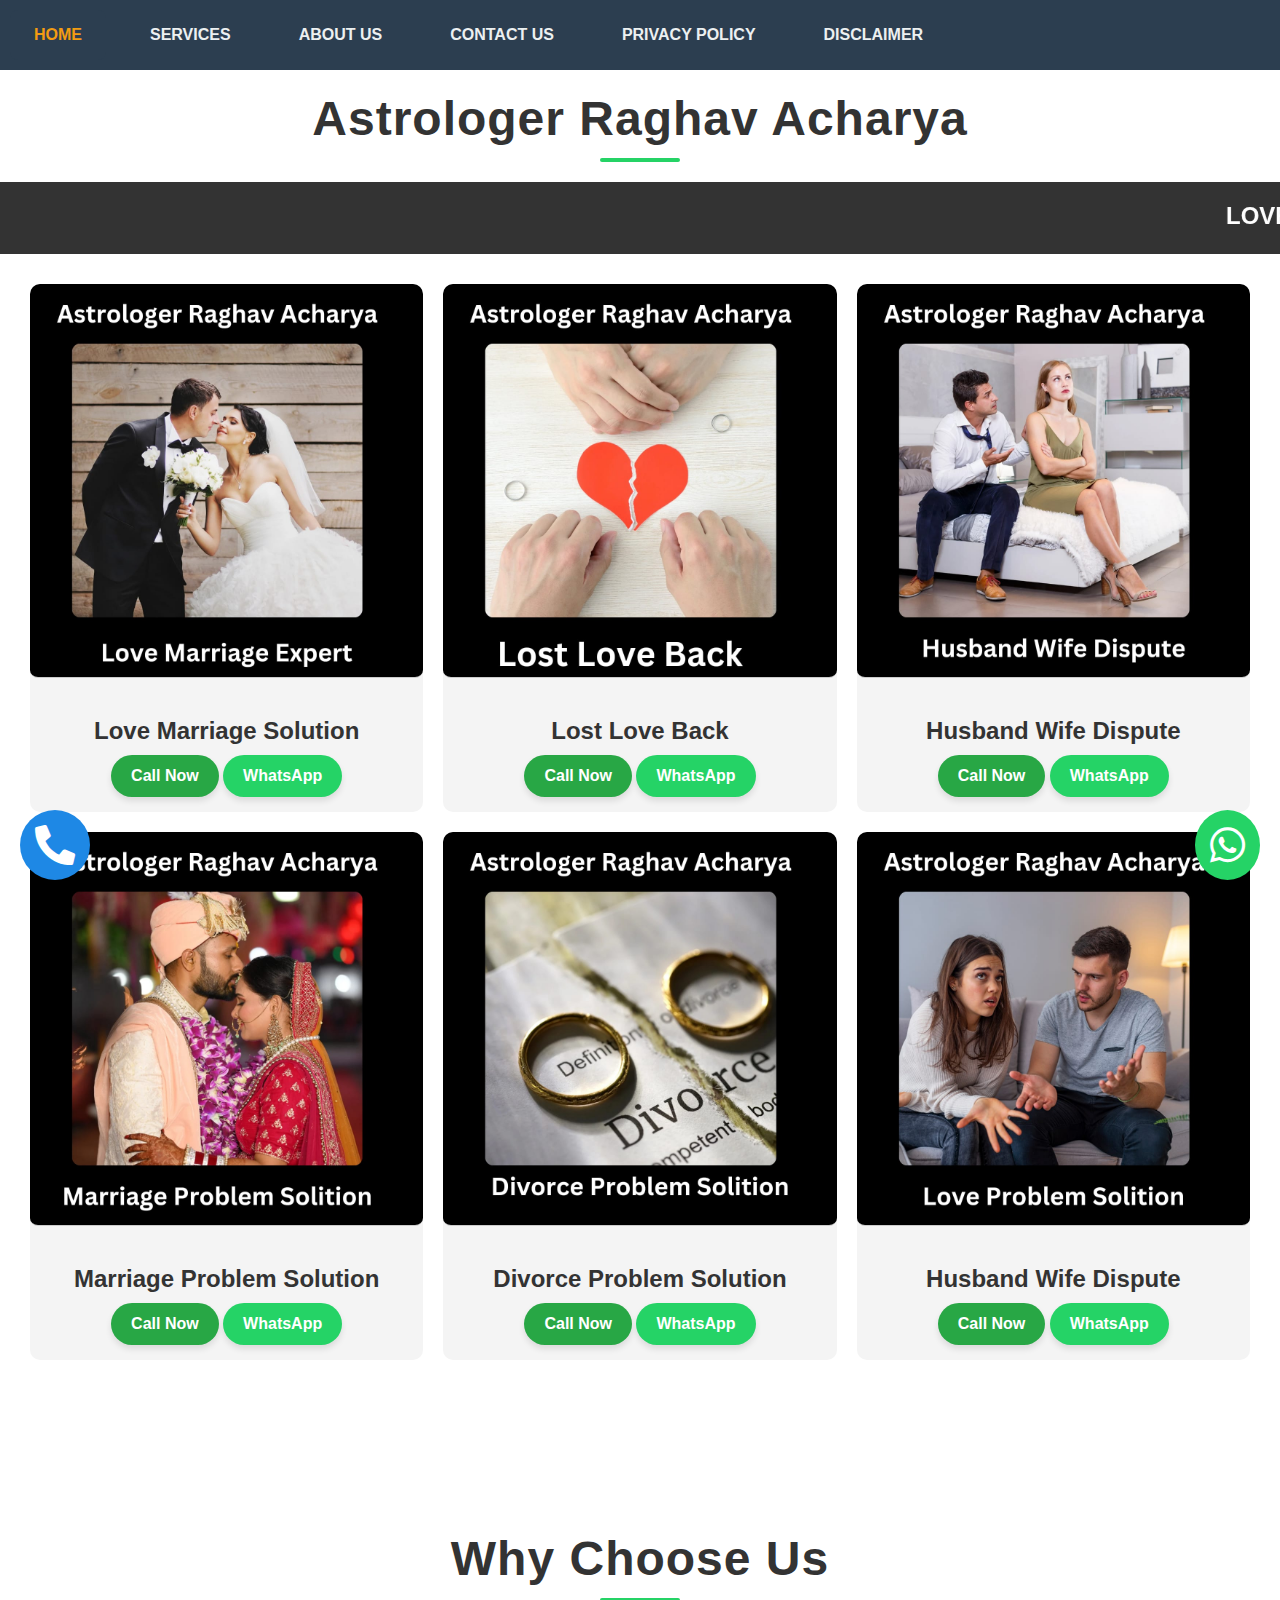
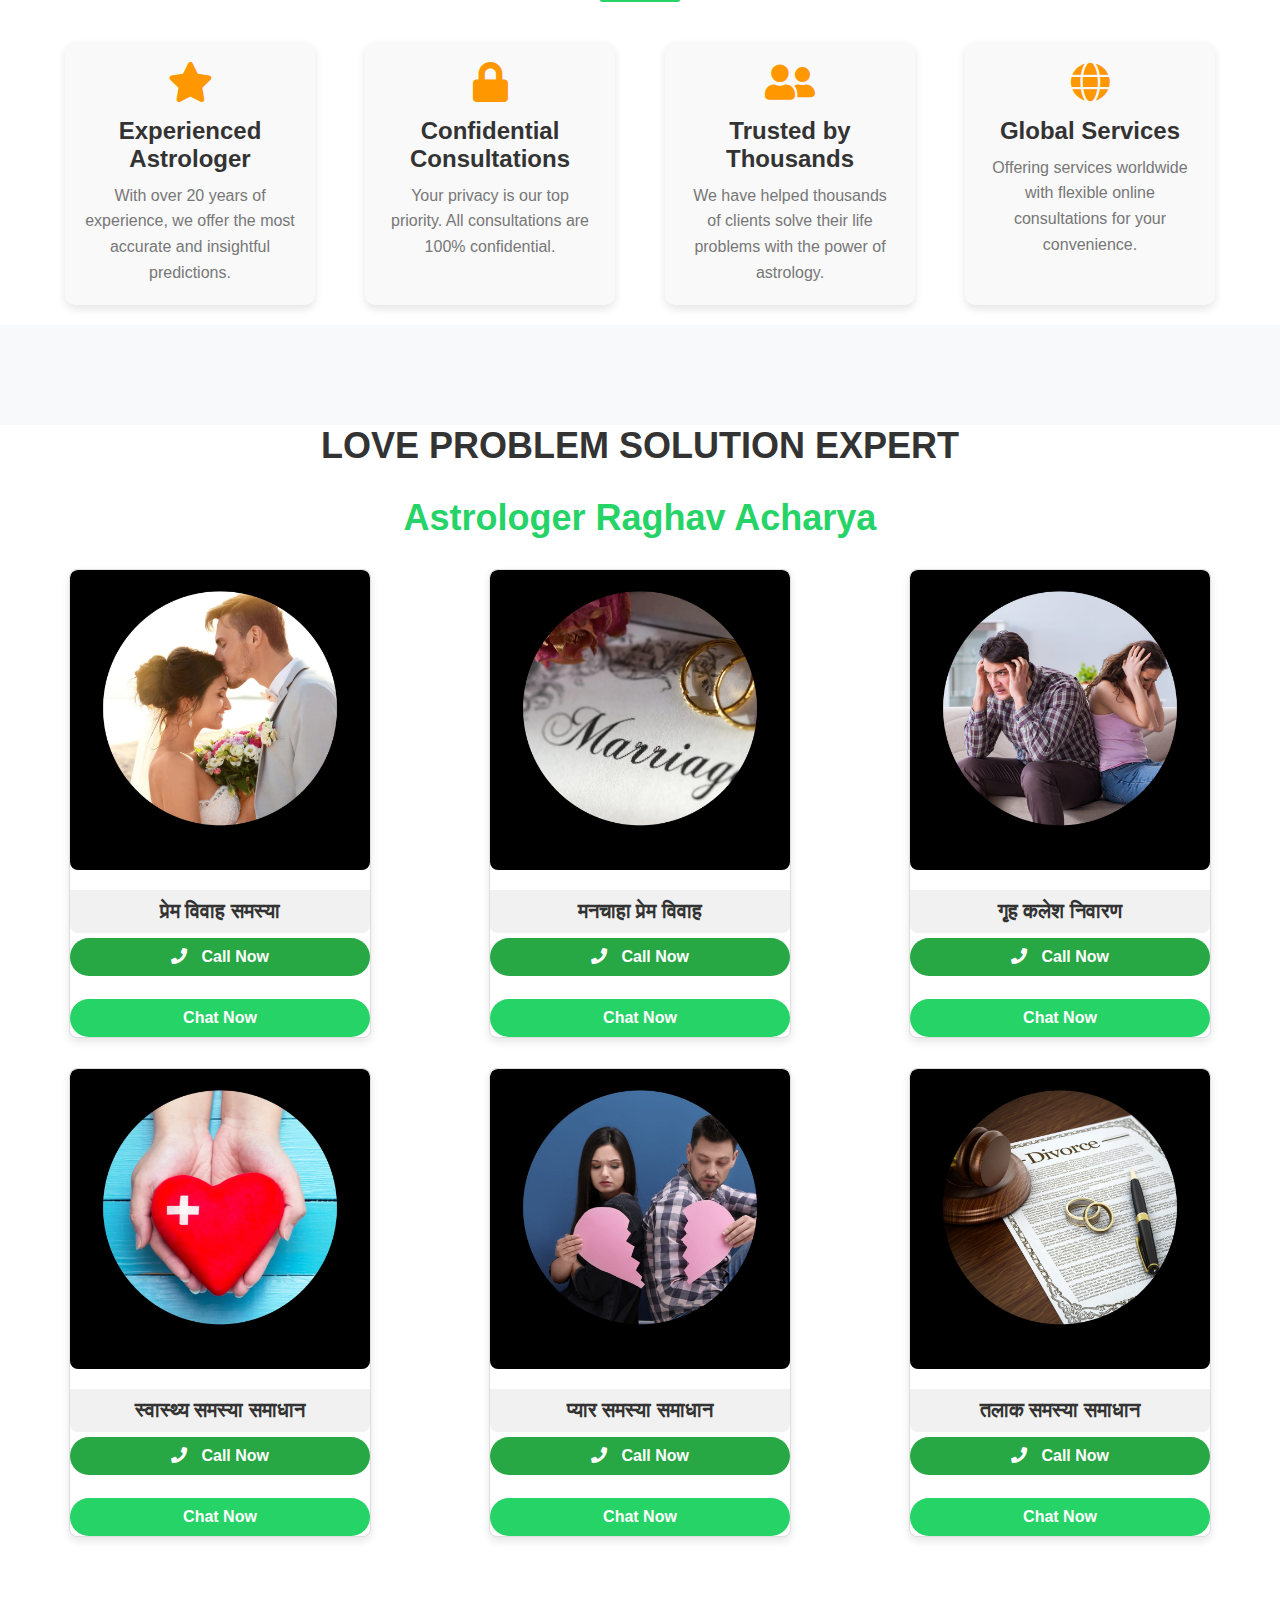
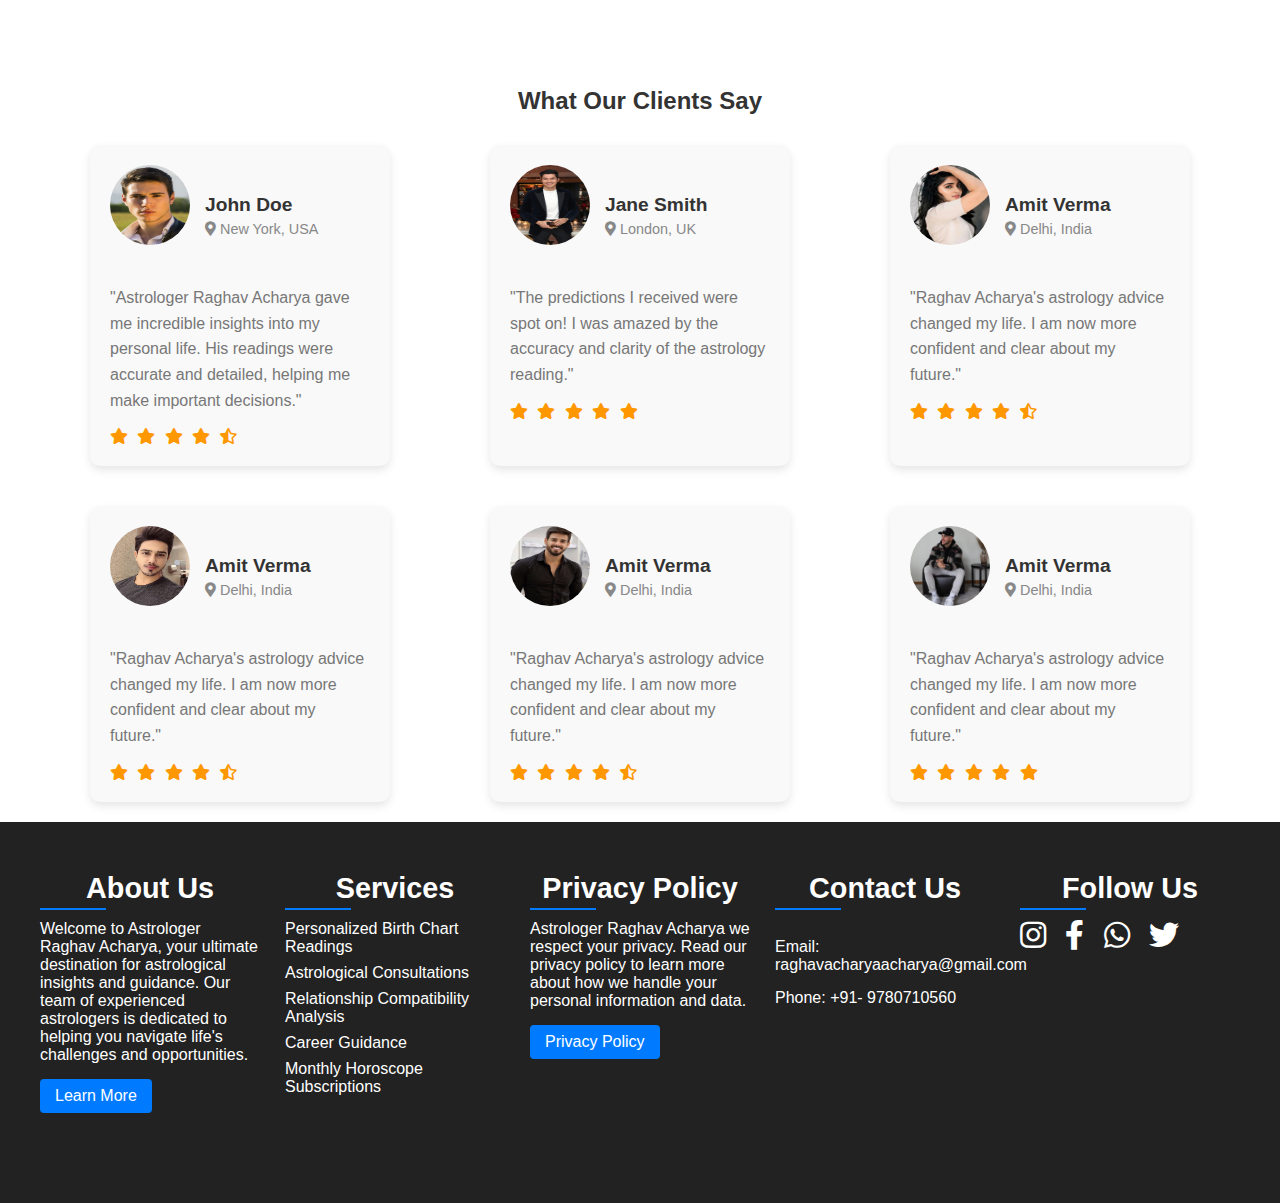
<file: Astrologer Website/index.html>
<!DOCTYPE html>
<html lang="en">
<head>
  <meta charset="UTF-8">
  <meta name="viewport" content="width=device-width, initial-scale=1.0">
  <title>Astrologer</title>
  <link rel="stylesheet" href="./index.css">
  <link rel="stylesheet" href="https://cdnjs.cloudflare.com/ajax/libs/font-awesome/5.15.4/css/all.min.css">
</head>
<body>
  <header>

    <div class="topnav" id="myTopnav">
      <a href="#" class="active">Home</a>
      <a href="./Pages/service.html">Services</a>
      <a href="./Pages/about.html">About US</a>
      <a href="./Pages/contact.html">Contact Us</a>
      <a href="./Pages/privacy.html">Privacy Policy</a>
      <a href="./Pages/disclaimer.html">Disclaimer</a>
      <a href="javascript:void(0);" class="icon" onclick="myFunction()">
        <i class="fa fa-bars"></i>
      </a>
    </div>
    
  
  </header>

 

  <h1 class="astro-heading">Astrologer Raghav Acharya</h1>

  <section class="marquee-section">
    <marquee behavior="scroll" direction="left">
        Love Problem Solution • Health Problem Solution • Family Problem Solution • Career Problem Solution • Marriage Problem Solution
    </marquee>
</section>


<div class="slider-container">
  <div class="slider-box">
      <img src="images/lm.jpeg" alt="Image 1">
      <div class="box-content">
          <h2>Love Marriage Solution</h2>
          <a href="tel:+9780710560" class="call-btn">Call Now</a>
          <a href="https://wa.link/lsn4rz" target="_blank" class="whatsapp-btn">WhatsApp</a>
          
      </div>
  </div>
  <div class="slider-box">
      <img src="images/lost.jpeg" alt="Image 2">
      <div class="box-content">
          <h2>Lost Love Back</h2>
          <a href="tel:+9780710560" class="call-btn">Call Now</a>
          <a href="https://wa.link/lsn4rz" target="_blank" class="whatsapp-btn">WhatsApp</a>
      </div>
  </div>
  <div class="slider-box">
      <img src="images/dispute.jpeg" alt="Image 3">
      <div class="box-content">
          <h2>Husband Wife Dispute</h2>
          <a href="tel:+9780710560" class="call-btn">Call Now</a>
          <a href="https://wa.link/lsn4rz" target="_blank" class="whatsapp-btn">WhatsApp</a>
      </div>
  </div>
  <div class="slider-box">
      <img src="images/marriage.jpeg" alt="Image 4">
      <div class="box-content">
          <h2>Marriage Problem Solution</h2>
          <a href="tel:+9780710560" class="call-btn">Call Now</a>
          <a href="https://wa.link/lsn4rz" target="_blank" class="whatsapp-btn">WhatsApp</a>
      </div>
  </div>

  <div class="slider-box">
    <img src="images/divorce.jpeg" alt="Image 4">
    <div class="box-content">
        <h2>Divorce Problem Solution</h2>
        <a href="tel:+9780710560" class="call-btn">Call Now</a>
        <a href="https://wa.link/lsn4rz" target="_blank" class="whatsapp-btn">WhatsApp</a>
    </div>
</div>

<div class="slider-box">
  <img src="images/love.jpeg" alt="Image 4">
  <div class="box-content">
      <h2>Husband Wife Dispute</h2>
      <a href="tel:+9780710560" class="call-btn">Call Now</a>
      <a href="https://wa.link/lsn4rz" target="_blank" class="whatsapp-btn">WhatsApp</a>
  </div>
</div>
</div>

<section class="why-choose-us"></section>
  <div class="container">
      <h1 class="astro-heading">Why Choose Us</h1>
      <div class="features">
          <div class="feature">
              <i class="fas fa-star"></i>
              <h3>Experienced Astrologer</h3>
              <p>With over 20 years of experience, we offer the most accurate and insightful predictions.</p>
          </div>

          <div class="feature">
              <i class="fas fa-lock"></i>
              <h3>Confidential Consultations</h3>
              <p>Your privacy is our top priority. All consultations are 100% confidential.</p>
          </div>

          <div class="feature">
              <i class="fas fa-user-friends"></i>
              <h3>Trusted by Thousands</h3>
              <p>We have helped thousands of clients solve their life problems with the power of astrology.</p>
          </div>

          <div class="feature">
              <i class="fas fa-globe"></i>
              <h3>Global Services</h3>
              <p>Offering services worldwide with flexible online consultations for your convenience.</p>
          </div>
      </div>
  </div>
</section>



<!-- Main -->

<div class="best-ser"></div>
<div class="container">
  <div class="best-sub">
    <h1>LOVE PROBLEM SOLUTION EXPERT</h1>
  </div>
  <div class="best-header">
    <h1>Astrologer Raghav Acharya
    </h1>
  </div>
  <div class="row">
    <div class="col-sm-4">
      <div class="best-border">
        <div class="best-img">
          <a href="https://wa.link/lsn4rz">
            <img style="width: 300px;" src="images/marry.jpeg" alt=""></a>
        </div>
        <div class="best-title">
          प्रेम विवाह समस्या
        </div>
        <div class="best-call">
          <a href="tel:+91-9780710560">
            <i class="fa fa-phone"></i> Call Now
          </a>
        </div>
        <div class="best-what">
          <i class="fa fa-whatsapp"></i>
          <a href="https://wa.link/lsn4rz">Chat Now</a>
        </div>
      </div>
    </div>
    <div class="col-sm-4">
      <div class="best-border">
        <div class="best-img">
          <a href="https://wa.link/lsn4rz">
            <img style="width: 300px;" src="images/lmarry.jpeg" alt=""></a>
        </div>
        <div class="best-title">
          मनचाहा प्रेम विवाह
        </div>
        <div class="best-call">
          <a href="tel:+91-9780710560">
            <i class="fa fa-phone"></i> Call Now
          </a>
        </div>
        <div class="best-what">
          <i class="fa fa-whatsapp"></i>
          <a href="https://wa.link/lsn4rz">Chat Now</a>
        </div>
      </div>
    </div>
    <div class="col-sm-4">
      <div class="best-border">
        <div class="best-img">
          <a href="https://wa.link/lsn4rz">
            <img style="width: 300px;" src="images/family.jpeg" alt=""></a>
        </div>
        <div class="best-title">
          गृह कलेश निवारण
        </div>
        <div class="best-call">
          <a href="tel:+91-9780710560">
            <i class="fa fa-phone"></i> Call Now
          </a>
        </div>
        <div class="best-what">
          <i class="fa fa-whatsapp"></i>
          <a href="https://wa.link/lsn4rz">Chat Now</a>
        </div>
      </div>
    </div>

    <div class="col-sm-4">
      <div class="best-border">
        <div class="best-img">
          <a href="https://wa.link/lsn4rz">
            <img style="width: 300px;" src="images/health.jpeg" alt=""></a>
        </div>
        <div class="best-title">
          स्वास्थ्य समस्या समाधान
        </div>
        <div class="best-call">
          <a href="tel:+91-9780710560">
            <i class="fa fa-phone"></i> Call Now
          </a>
        </div>
        <div class="best-what">
          <i class="fa fa-whatsapp"></i>
          <a href="https://wa.link/lsn4rz">Chat Now</a>
        </div>
      </div>
    </div>

    <div class="col-sm-4">
      <div class="best-border">
        <div class="best-img">
          <a href="https://wa.link/lsn4rz">
            <img style="width: 300px;" src="images/break.jpeg" alt=""></a>
        </div>
        <div class="best-title">
          प्यार समस्या समाधान
        </div>
        <div class="best-call">
          <a href="tel:+91-9780710560">
            <i class="fa fa-phone"></i> Call Now
          </a>
        </div>
        <div class="best-what">
          <i class="fa fa-whatsapp"></i>
          <a href="https://wa.link/lsn4rz">Chat Now</a>
        </div>
      </div>
    </div>

    <div class="col-sm-4">
      <div class="best-border">
        <div class="best-img">
          <a href="https://wa.link/lsn4rz">
            <img style="width: 300px;" src="images/divo.jpeg" alt=""></a>
        </div>
        <div class="best-title">
          तलाक समस्या समाधान
        </div>
        <div class="best-call">
          <a href="tel:+91-9780710560">
            <i class="fa fa-phone"></i> Call Now
          </a>
        </div>
        <div class="best-what">
          <i class="fa fa-whatsapp"></i>
          <a href="https://wa.link/lsn4rz">Chat Now</a>
        </div>
      </div>
    </div>
    
    
  </div>

 
</div>

</div>

<!-- Customer -->

<section class="testimonials"></section>
  <div class="container">
      <h2>What Our Clients Say</h2>
      <div class="testimonial-boxes">

          <!-- Testimonial 1 -->
          <div class="testimonial">
              <div class="client-info">
                  <img src="images/c1.jpeg" alt="Client Image">
                  <div class="client-name">
                      <h3>John Doe</h3>
                      <p><i class="fas fa-map-marker-alt"></i> New York, USA</p>
                  </div>
              </div>
              <p class="client-review">
                  "Astrologer Raghav Acharya gave me incredible insights into my personal life. His readings were accurate and detailed, helping me make important decisions."
              </p>
              <div class="client-rating">
                  <i class="fas fa-star"></i>
                  <i class="fas fa-star"></i>
                  <i class="fas fa-star"></i>
                  <i class="fas fa-star"></i>
                  <i class="fas fa-star-half-alt"></i>
              </div>
          </div>

          <!-- Testimonial 2 -->
          <div class="testimonial">
              <div class="client-info">
                  <img src="images/c2.jpeg" alt="Client Image">
                  <div class="client-name">
                      <h3>Jane Smith</h3>
                      <p><i class="fas fa-map-marker-alt"></i> London, UK</p>
                  </div>
              </div>
              <p class="client-review">
                  "The predictions I received were spot on! I was amazed by the accuracy and clarity of the astrology reading."
              </p>
              <div class="client-rating">
                  <i class="fas fa-star"></i>
                  <i class="fas fa-star"></i>
                  <i class="fas fa-star"></i>
                  <i class="fas fa-star"></i>
                  <i class="fas fa-star"></i>
              </div>
          </div>

          <!-- Testimonial 3 -->
          <div class="testimonial">
              <div class="client-info">
                  <img src="images/c3.jpeg" alt="Client Image">
                  <div class="client-name">
                      <h3>Amit Verma</h3>
                      <p><i class="fas fa-map-marker-alt"></i> Delhi, India</p>
                  </div>
              </div>
              <p class="client-review">
                  "Raghav Acharya's astrology advice changed my life. I am now more confident and clear about my future."
              </p>
              <div class="client-rating">
                  <i class="fas fa-star"></i>
                  <i class="fas fa-star"></i>
                  <i class="fas fa-star"></i>
                  <i class="fas fa-star"></i>
                  <i class="fas fa-star-half-alt"></i>
              </div>
          </div>

          <div class="testimonial">
            <div class="client-info">
                <img src="images/c4.jpeg" alt="Client Image">
                <div class="client-name">
                    <h3>Amit Verma</h3>
                    <p><i class="fas fa-map-marker-alt"></i> Delhi, India</p>
                </div>
            </div>
            <p class="client-review">
                "Raghav Acharya's astrology advice changed my life. I am now more confident and clear about my future."
            </p>
            <div class="client-rating">
                <i class="fas fa-star"></i>
                <i class="fas fa-star"></i>
                <i class="fas fa-star"></i>
                <i class="fas fa-star"></i>
                <i class="fas fa-star-half-alt"></i>
            </div>
        </div>

        <div class="testimonial">
          <div class="client-info">
              <img src="images/c5.jpeg" alt="Client Image">
              <div class="client-name">
                  <h3>Amit Verma</h3>
                  <p><i class="fas fa-map-marker-alt"></i> Delhi, India</p>
              </div>
          </div>
          <p class="client-review">
              "Raghav Acharya's astrology advice changed my life. I am now more confident and clear about my future."
          </p>
          <div class="client-rating">
              <i class="fas fa-star"></i>
              <i class="fas fa-star"></i>
              <i class="fas fa-star"></i>
              <i class="fas fa-star"></i>
              <i class="fas fa-star-half-alt"></i>
          </div>
      </div>

      <div class="testimonial">
        <div class="client-info">
            <img src="images/c6.jpeg" alt="Client Image">
            <div class="client-name">
                <h3>Amit Verma</h3>
                <p><i class="fas fa-map-marker-alt"></i> Delhi, India</p>
            </div>
        </div>
        <p class="client-review">
            "Raghav Acharya's astrology advice changed my life. I am now more confident and clear about my future."
        </p>
        <div class="client-rating">
            <i class="fas fa-star"></i>
            <i class="fas fa-star"></i>
            <i class="fas fa-star"></i>
            <i class="fas fa-star"></i>
            <i class="fas fa-star"></i>
            
        </div>
    </div>

      </div>
  </div>
</section>



<!-- This is my footer -->

<footer>
  <div class="footer-container">
    <div class="footer-section">
      <h2>About Us</h2>
      <p>Welcome to Astrologer Raghav Acharya, your ultimate destination for astrological insights and guidance. Our team of experienced astrologers is dedicated to helping you navigate life's challenges and opportunities.</p>
      <a href="./Pages/about.html" class="know-more-btn">Learn More</a>
    </div>
    <div class="footer-section">
      <h2>Services</h2>
      <ul>
        <li><a href="#">Personalized Birth Chart Readings</a></li>
        <li><a href="#">Astrological Consultations</a></li>
        <li><a href="#">Relationship Compatibility Analysis</a></li>
        <li><a href="#">Career Guidance</a></li>
        <li><a href="#">Monthly Horoscope Subscriptions</a></li>
      </ul>
    </div>
    <div class="footer-section">
      <h2>Privacy Policy</h2>
      <p>Astrologer Raghav Acharya we respect your privacy. Read our privacy policy to learn more about how we handle your personal information and data.</p>
      <a href="./Pages/privacy.html" class="know-more-btn">Privacy Policy</a>
    </div>
    <div class="footer-section">
      <h2>Contact Us</h2><br>
      <p>Email: raghavacharyaacharya@gmail.com</p>
      <p>Phone: +91- 9780710560 </p>
    </div>
    <div class="footer-section">
      <h2>Follow Us</h2>
      <div class="social-links">
          <a href="https://www.instagram.com/trikal_jyotish_arjun_ji?igsh=MW96aTFyNWZob2x0aw==" target="_blank">
              <i class="fab fa-instagram"></i>
          </a>
          <a href="https://www.facebook.com/" target="_blank">
              <i class="fab fa-facebook-f"></i>
          </a>
          <a href="https://wa.link/dckzvy" target="_blank">
              <i class="fab fa-whatsapp"></i>
          </a>
          <a href="https://www.twitter.com/" target="_blank">
              <i class="fab fa-twitter"></i>
          </a>
      </div>
  </div>
  </div>
</footer>

   <!-- Call Icon on the left -->
   <a href="tel:+9780710560" class="floating-icon call-icon" title="Call Us">
    <i class="fas fa-phone-alt"></i>
</a>

<!-- WhatsApp Icon on the right -->
<a href="https://wa.link/lsn4rz" target="_blank" class="floating-icon whatsapp-icon" title="WhatsApp Us">
    <i class="fab fa-whatsapp"></i>
</a>







  <script src="index.js"></script>





  
</body>
</html>
</file>
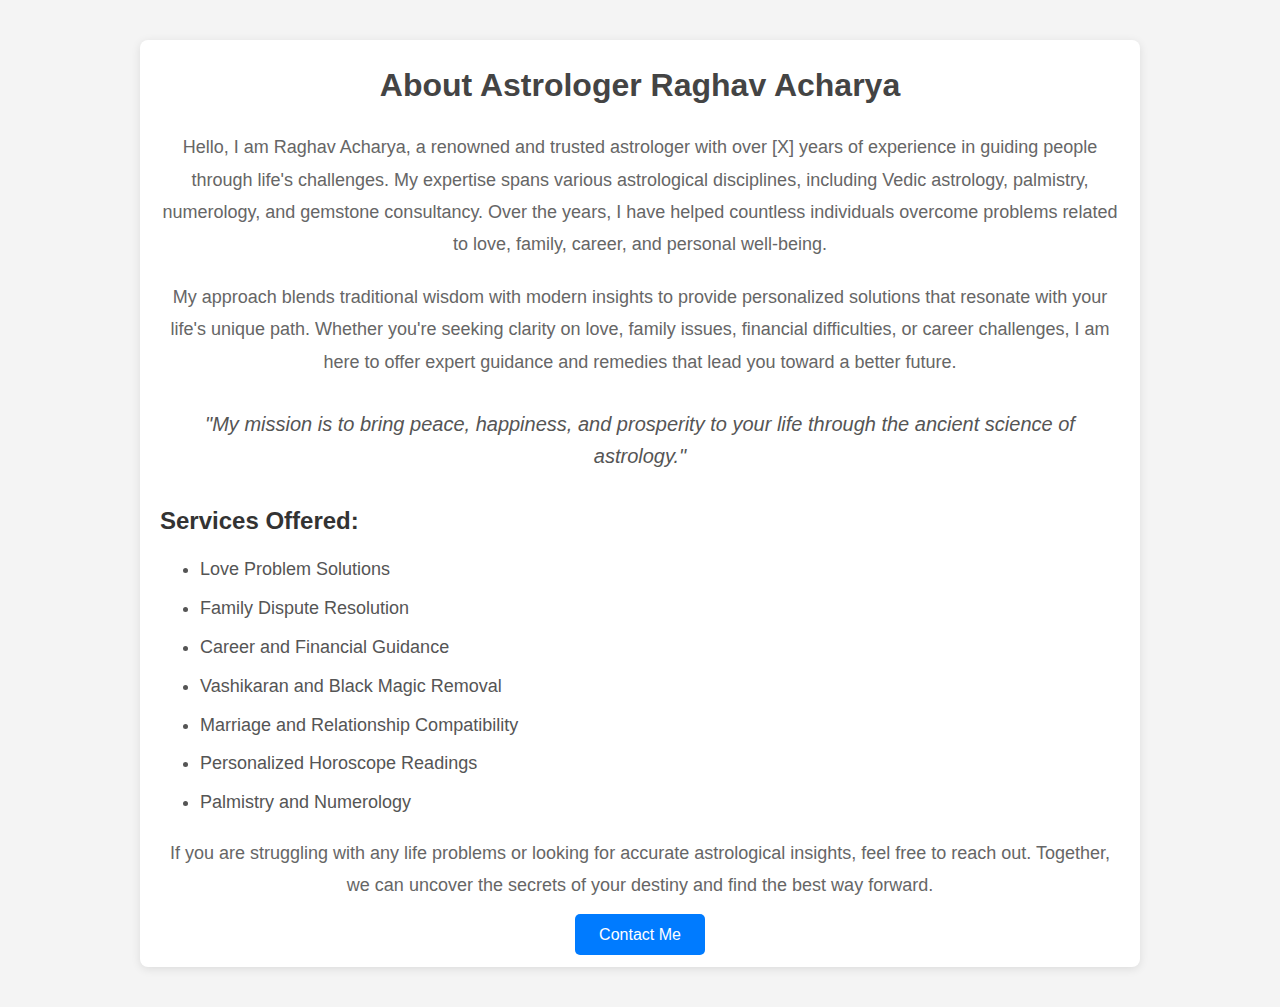
<file: Astrologer Website/Pages/about.html>
<!DOCTYPE html>
<html lang="en">
<head>
    <meta charset="UTF-8">
    <meta name="viewport" content="width=device-width, initial-scale=1.0">
    <title>About Us - Astrologer Raghav Acharya</title>
    
    <style>
        * {
            margin: 0;
            padding: 0;
            box-sizing: border-box;
        }
        body {
            font-family: 'Roboto', sans-serif;
            background-color: #f4f4f4;
            line-height: 1.6;
            color: #333;
        }
        .about-container {
            max-width: 1000px;
            margin: 40px auto;
            background-color: white;
            padding: 20px;
            border-radius: 8px;
            box-shadow: 0 2px 10px rgba(0, 0, 0, 0.1);
            text-align: center;
        }
        h1 {
            margin-bottom: 20px;
            color: #444;
            font-size: 32px;
        }
        p {
            margin-bottom: 20px;
            font-size: 18px;
            line-height: 1.8;
            color: #666;
        }
        .mission {
            font-style: italic;
            font-size: 20px;
            margin: 30px 0;
            color: #555;
        }
        .about-image {
            margin: 30px auto;
            border-radius: 50%;
            width: 200px;
            height: 200px;
            object-fit: cover;
            box-shadow: 0 2px 8px rgba(0, 0, 0, 0.1);
        }
        .services-list {
            margin: 20px 0;
            text-align: left;
        }
        .services-list h2 {
            font-size: 24px;
            margin-bottom: 15px;
            color: #333;
        }
        .services-list ul {
            list-style-type: disc;
            margin-left: 40px;
        }
        .services-list ul li {
            font-size: 18px;
            color: #555;
            margin-bottom: 10px;
        }
        .contact-button {
            margin-top: 30px;
            background-color: #007BFF;
            color: white;
            padding: 12px 24px;
            font-size: 16px;
            text-decoration: none;
            border-radius: 5px;
            transition: background-color 0.3s ease;
        }
        .contact-button:hover {
            background-color: #0056b3;
        }
    </style>
</head>
<body>

    <div class="about-container">
        <h1>About Astrologer Raghav Acharya</h1>

       

        <p>Hello, I am Raghav Acharya, a renowned and trusted astrologer with over [X] years of experience in guiding people through life's challenges. My expertise spans various astrological disciplines, including Vedic astrology, palmistry, numerology, and gemstone consultancy. Over the years, I have helped countless individuals overcome problems related to love, family, career, and personal well-being.</p>

        <p>My approach blends traditional wisdom with modern insights to provide personalized solutions that resonate with your life's unique path. Whether you're seeking clarity on love, family issues, financial difficulties, or career challenges, I am here to offer expert guidance and remedies that lead you toward a better future.</p>

        <div class="mission">
            "My mission is to bring peace, happiness, and prosperity to your life through the ancient science of astrology."
        </div>

        <div class="services-list">
            <h2>Services Offered:</h2>
            <ul>
                <li>Love Problem Solutions</li>
                <li>Family Dispute Resolution</li>
                <li>Career and Financial Guidance</li>
                <li>Vashikaran and Black Magic Removal</li>
                <li>Marriage and Relationship Compatibility</li>
                <li>Personalized Horoscope Readings</li>
                <li>Palmistry and Numerology</li>
            </ul>
        </div>

        <p>If you are struggling with any life problems or looking for accurate astrological insights, feel free to reach out. Together, we can uncover the secrets of your destiny and find the best way forward.</p>

        <a href="tel:9780710560" class="contact-button">Contact Me</a>

        
    </div>

</body>
</html>
</file>
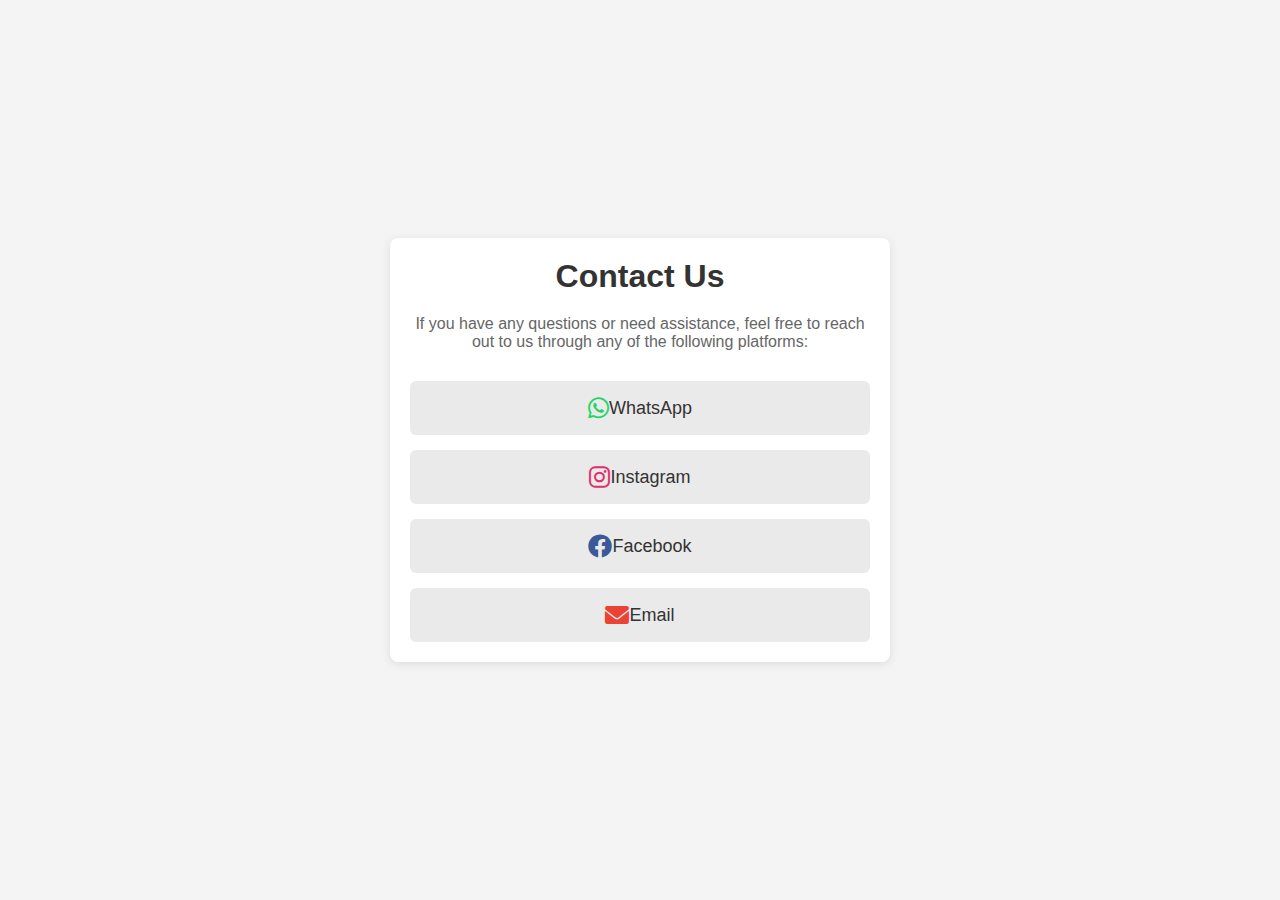
<file: Astrologer Website/Pages/contact.html>
<!DOCTYPE html>
<html lang="en">
<head>
    <meta charset="UTF-8">
    <meta name="viewport" content="width=device-width, initial-scale=1.0">
    <title>Contact Us</title>
    
    <!-- Font Awesome CDN for icons -->
    <link rel="stylesheet" href="https://cdnjs.cloudflare.com/ajax/libs/font-awesome/6.0.0-beta3/css/all.min.css">
    
    <style>
        * {
            margin: 0;
            padding: 0;
            box-sizing: border-box;
        }
        body {
            font-family: 'Roboto', sans-serif;
            background-color: #f4f4f4;
            display: flex;
            justify-content: center;
            align-items: center;
            height: 100vh;
            text-align: center;
        }
        .contact-container {
            background-color: white;
            padding: 20px;
            border-radius: 8px;
            box-shadow: 0 2px 10px rgba(0, 0, 0, 0.1);
            max-width: 500px;
            width: 100%;
        }
        h1 {
            margin-bottom: 20px;
            color: #333;
        }
        p {
            margin-bottom: 30px;
            color: #666;
        }
        .contact-methods {
            display: flex;
            flex-direction: column;
            gap: 15px;
        }
        .contact-item {
            display: flex;
            align-items: center;
            justify-content: center;
            gap: 10px;
            background-color: #eaeaea;
            padding: 15px;
            border-radius: 6px;
            transition: background-color 0.3s ease;
        }
        .contact-item:hover {
            background-color: #d1d1d1;
        }
        .contact-item a {
            text-decoration: none;
            font-size: 18px;
            font-weight: 500;
            color: #333;
            display: flex;
            align-items: center;
        }
        .contact-item i {
            font-size: 24px;
        }
        .whatsapp { color: #25D366; }
        .instagram { color: #E1306C; }
        .facebook { color: #3b5998; }
        .email { color: #EA4335; }
    </style>
</head>
<body>

    <div class="contact-container">
        <h1>Contact Us</h1>
        <p>If you have any questions or need assistance, feel free to reach out to us through any of the following platforms:</p>

        <div class="contact-methods">
            <!-- WhatsApp -->
            <div class="contact-item">
                <a href="https://wa.link/lsn4rz" target="_blank">
                    <i class="fab fa-whatsapp whatsapp"></i>
                    <span>WhatsApp</span>
                </a>
            </div>
            <!-- Instagram -->
            <div class="contact-item">
                <a href="https://www.instagram.com/yourprofile" target="_blank">
                    <i class="fab fa-instagram instagram"></i>
                    <span>Instagram</span>
                </a>
            </div>
            <!-- Facebook -->
            <div class="contact-item">
                <a href="https://www.facebook.com/yourprofile" target="_blank">
                    <i class="fab fa-facebook facebook"></i>
                    <span>Facebook</span>
                </a>
            </div>
            <!-- Email -->
            <div class="contact-item">
                <a href="raghavacharyaacharya@gmail.com" target="_blank">
                    <i class="fas fa-envelope email"></i>
                    <span>Email</span>
                </a>
            </div>
        </div>
    </div>

</body>
</html>
</file>
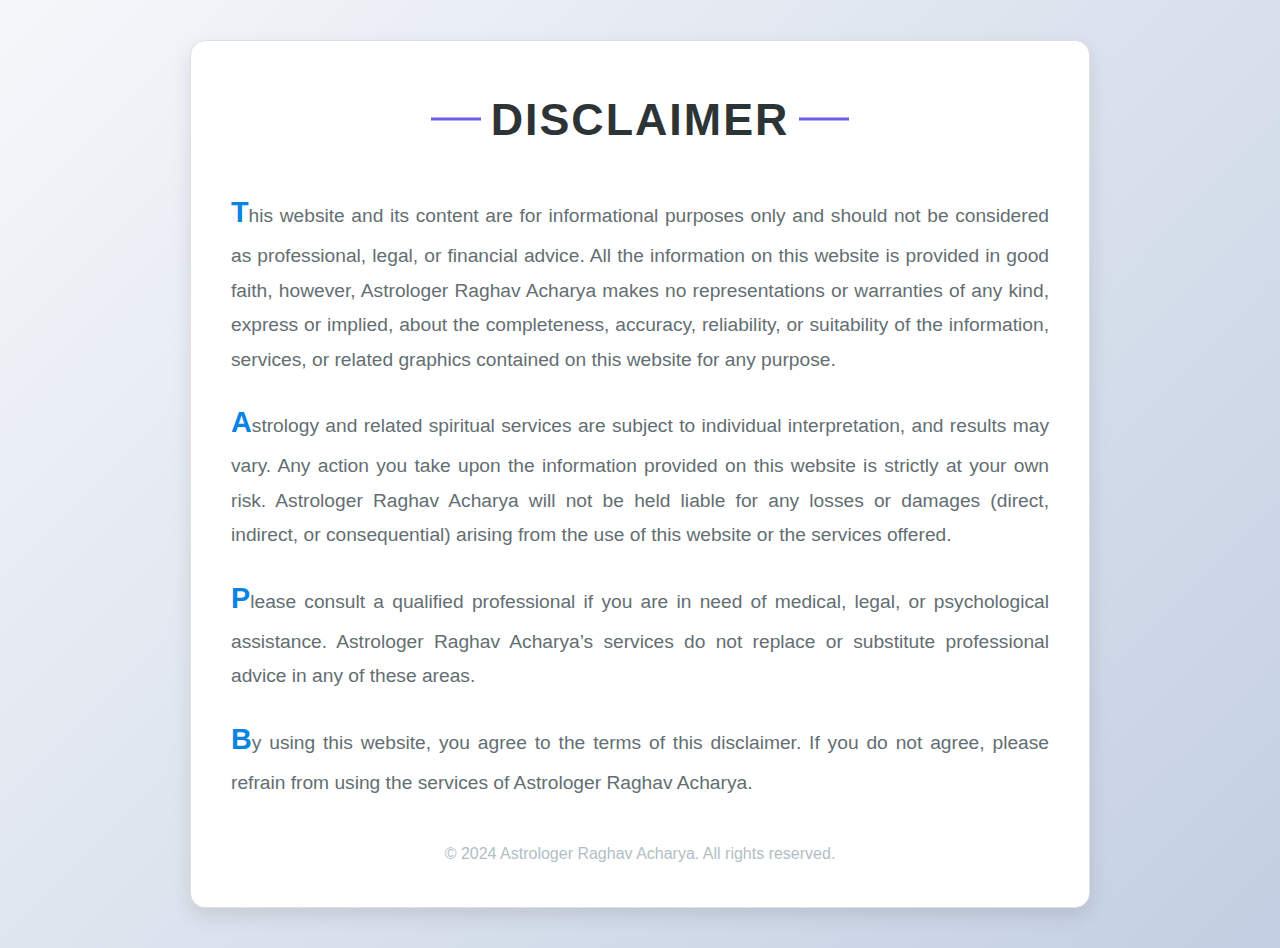
<file: Astrologer Website/Pages/disclaimer.html>
<!DOCTYPE html>
<html lang="en">
<head>
    <meta charset="UTF-8">
    <meta name="viewport" content="width=device-width, initial-scale=1.0">
    <meta http-equiv="X-UA-Compatible" content="IE=edge">
    <title>Disclaimer - Astrologer Raghav Acharya</title>
    <style>
      /* Reset default margin and padding */
* {
    margin: 0;
    padding: 0;
    box-sizing: border-box;
}

body {
    font-family: 'Poppins', sans-serif;
    background: linear-gradient(135deg, #f5f7fa, #c3cfe2);
    color: #333;
    line-height: 1.7;
}

.container {
    max-width: 900px;
    margin: 40px auto;
    padding: 40px;
    background-color: #ffffff;
    box-shadow: 0 8px 20px rgba(0, 0, 0, 0.1);
    border-radius: 15px;
    border: 1px solid #e0e0e0;
}

header {
    text-align: center;
    margin-bottom: 30px;
}

header h1 {
    font-size: 2.8em;
    color: #2d3436;
    letter-spacing: 2px;
    text-transform: uppercase;
    position: relative;
    display: inline-block;
}

header h1::before, 
header h1::after {
    content: "";
    position: absolute;
    width: 50px;
    height: 3px;
    background-color: #6c5ce7;
    top: 50%;
    transform: translateY(-50%);
}

header h1::before {
    left: -60px;
}

header h1::after {
    right: -60px;
}

.disclaimer-content {
    font-size: 1.2em;
    color: #636e72;
    line-height: 1.8;
    margin-bottom: 40px;
}

.disclaimer-content p {
    margin-bottom: 20px;
    text-align: justify;
}

.disclaimer-content p::first-letter {
    font-size: 1.5em;
    color: #0984e3;
    font-weight: bold;
}

footer {
    text-align: center;
    margin-top: 30px;
    font-size: 1em;
    color: #b2bec3;
}

footer p {
    margin-top: 10px;
}

footer p a {
    color: #6c5ce7;
    text-decoration: none;
    font-weight: bold;
}

footer p a:hover {
    text-decoration: underline;
}

/* Add subtle hover effects on the container */
.container:hover {
    box-shadow: 0 12px 24px rgba(0, 0, 0, 0.15);
    transition: all 0.3s ease;
}

/* Responsive Design */
@media (max-width: 768px) {
    header h1 {
        font-size: 2.4em;
    }

    header h1::before, 
    header h1::after {
        width: 30px;
    }

    .container {
        padding: 30px;
    }

    .disclaimer-content {
        font-size: 1.1em;
    }
}

@media (max-width: 480px) {
    header h1 {
        font-size: 2em;
    }

    .container {
        padding: 20px;
    }

    .disclaimer-content {
        font-size: 1em;
    }
}

    </style>
</head>
<body>
    <div class="container">
        <header>
            <h1>Disclaimer</h1>
        </header>

        <section class="disclaimer-content">
            <p>This website and its content are for informational purposes only and should not be considered as professional, legal, or financial advice. All the information on this website is provided in good faith, however, Astrologer Raghav Acharya makes no representations or warranties of any kind, express or implied, about the completeness, accuracy, reliability, or suitability of the information, services, or related graphics contained on this website for any purpose.</p>

            <p>Astrology and related spiritual services are subject to individual interpretation, and results may vary. Any action you take upon the information provided on this website is strictly at your own risk. Astrologer Raghav Acharya will not be held liable for any losses or damages (direct, indirect, or consequential) arising from the use of this website or the services offered.</p>

            <p>Please consult a qualified professional if you are in need of medical, legal, or psychological assistance. Astrologer Raghav Acharya’s services do not replace or substitute professional advice in any of these areas.</p>

            <p>By using this website, you agree to the terms of this disclaimer. If you do not agree, please refrain from using the services of Astrologer Raghav Acharya.</p>
        </section>

        <footer>
            <p>&copy; 2024 Astrologer Raghav Acharya. All rights reserved.</p>
        </footer>
    </div>
</body>
</html>
</file>
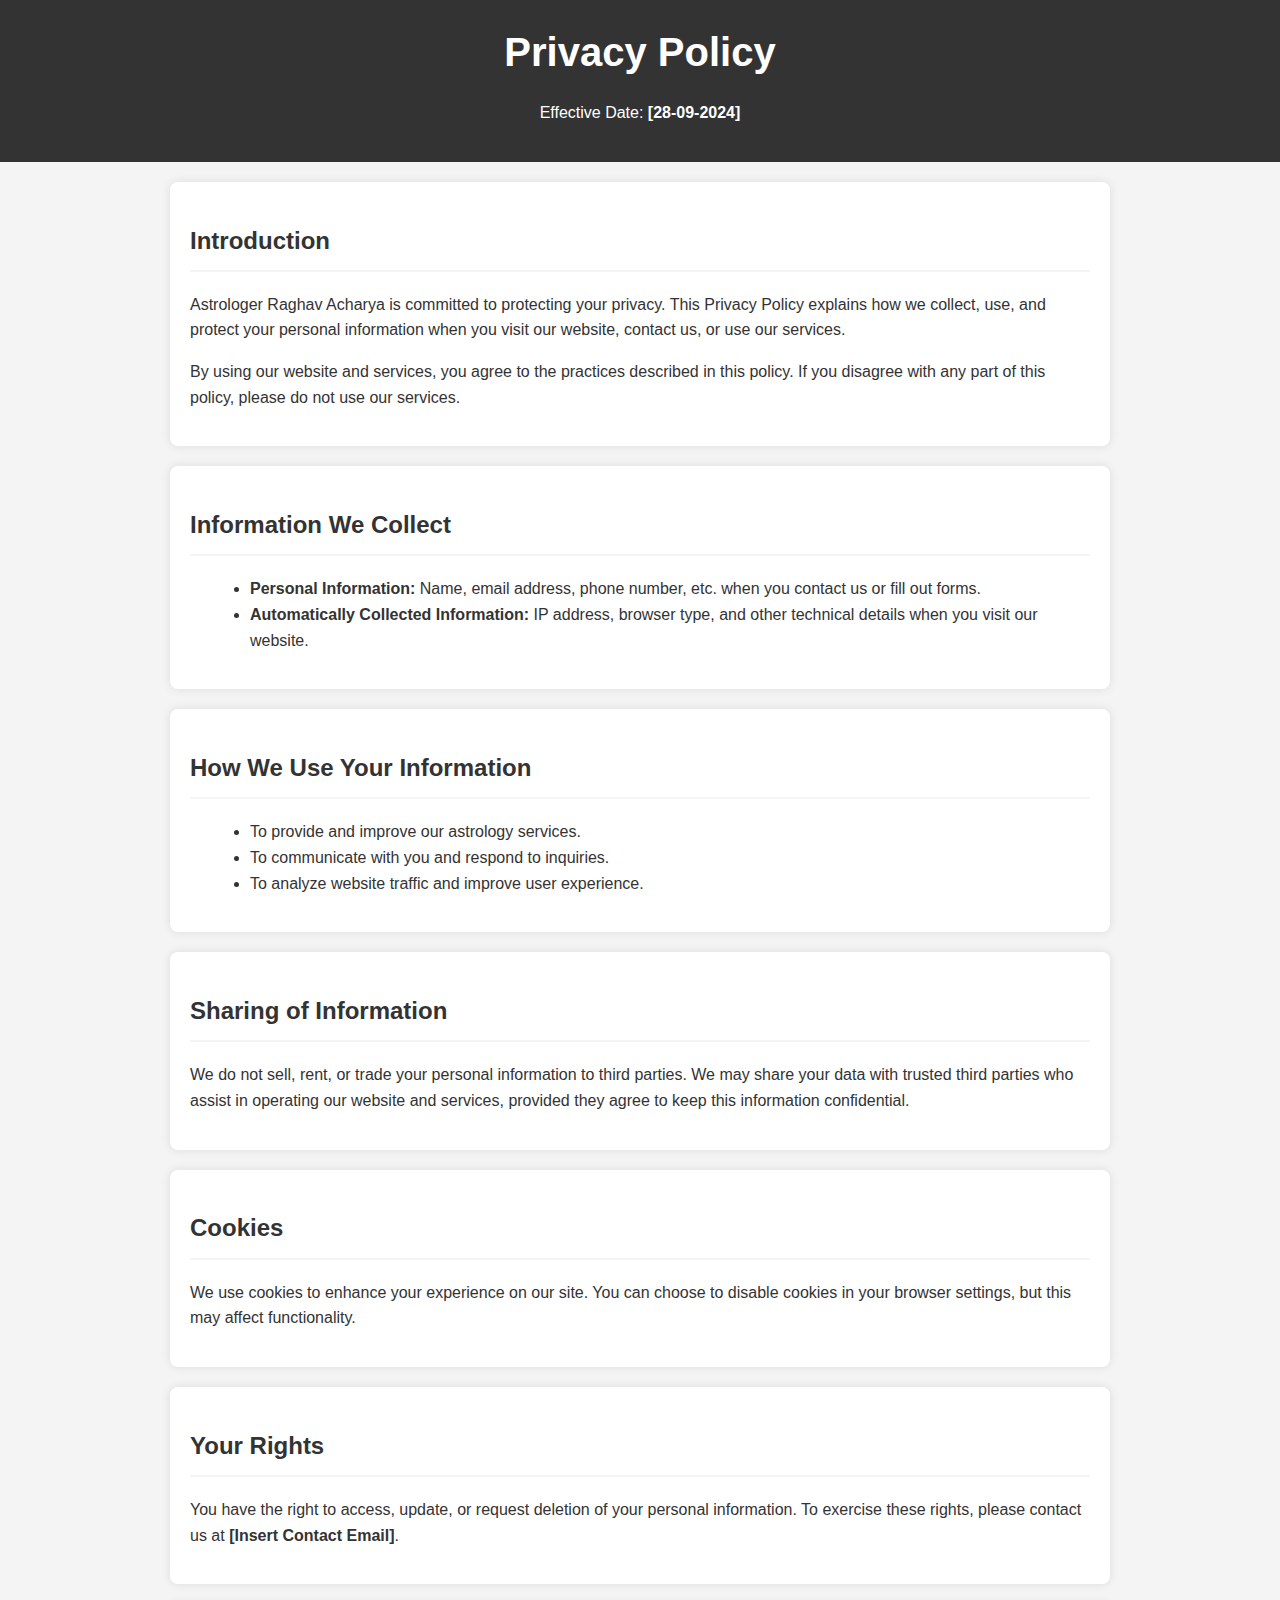
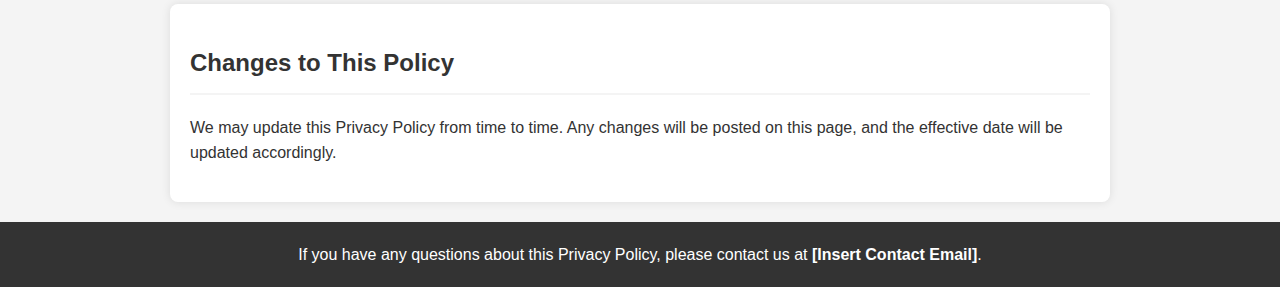
<file: Astrologer Website/Pages/privacy.html>
<!DOCTYPE html>
<html lang="en">
<head>
    <meta charset="UTF-8">
    <meta name="viewport" content="width=device-width, initial-scale=1.0">
    <meta http-equiv="X-UA-Compatible" content="ie=edge">
    <title>Privacy Policy | Astrologer Raghav Acharya</title>
    <style>
      body {
    font-family: Arial, sans-serif;
    margin: 0;
    padding: 0;
    background-color: #f4f4f4;
    color: #333;
    line-height: 1.6;
}

header {
    background-color: #333;
    color: #fff;
    padding: 20px;
    text-align: center;
}

h1 {
    margin: 0;
    font-size: 2.5em;
}

section {
    margin: 20px auto;
    padding: 20px;
    background-color: #fff;
    max-width: 900px;
    border-radius: 8px;
    box-shadow: 0 0 10px rgba(0,0,0,0.1);
}

h2 {
    color: #333;
    border-bottom: 2px solid #f4f4f4;
    padding-bottom: 10px;
}

ul {
    list-style: disc;
    margin-left: 20px;
}

footer {
    text-align: center;
    padding: 20px;
    background-color: #333;
    color: #fff;
    margin-top: 20px;
}

footer p {
    margin: 0;
}

    </style>
</head>
<body>
    <header>
        <h1>Privacy Policy</h1>
        <p>Effective Date: <strong>[28-09-2024]</strong></p>
    </header>

    <section>
        <h2>Introduction</h2>
        <p>Astrologer Raghav Acharya  is committed to protecting your privacy. This Privacy Policy explains how we collect, use, and protect your personal information when you visit our website, contact us, or use our services.</p>
        <p>By using our website and services, you agree to the practices described in this policy. If you disagree with any part of this policy, please do not use our services.</p>
    </section>

    <section>
        <h2>Information We Collect</h2>
        <ul>
            <li><strong>Personal Information:</strong> Name, email address, phone number, etc. when you contact us or fill out forms.</li>
            <li><strong>Automatically Collected Information:</strong> IP address, browser type, and other technical details when you visit our website.</li>
        </ul>
    </section>

    <section>
        <h2>How We Use Your Information</h2>
        <ul>
            <li>To provide and improve our astrology services.</li>
            <li>To communicate with you and respond to inquiries.</li>
            <li>To analyze website traffic and improve user experience.</li>
        </ul>
    </section>

    <section>
        <h2>Sharing of Information</h2>
        <p>We do not sell, rent, or trade your personal information to third parties. We may share your data with trusted third parties who assist in operating our website and services, provided they agree to keep this information confidential.</p>
    </section>

    <section>
        <h2>Cookies</h2>
        <p>We use cookies to enhance your experience on our site. You can choose to disable cookies in your browser settings, but this may affect functionality.</p>
    </section>

    <section>
        <h2>Your Rights</h2>
        <p>You have the right to access, update, or request deletion of your personal information. To exercise these rights, please contact us at <strong>[Insert Contact Email]</strong>.</p>
    </section>

    <section>
        <h2>Changes to This Policy</h2>
        <p>We may update this Privacy Policy from time to time. Any changes will be posted on this page, and the effective date will be updated accordingly.</p>
    </section>

    <footer>
        <p>If you have any questions about this Privacy Policy, please contact us at <strong>[Insert Contact Email]</strong>.</p>
    </footer>
</body>
</html>
</file>
<file: Astrologer Website/index.css>
* {
  margin: 0;
  padding: 0;
  box-sizing: border-box;
  font-family: Assistant, -apple-system, BlinkMacSystemFont, Segoe UI, Roboto,
    Helvetica, Arial, sans-serif;
}

.topnav {
  overflow: hidden;
  background-color: #2c3e50; /* Dark Blue-Gray Background */
}

.topnav a {
  float: left;
  display: block;
  color: #ecf0f1; /* Light Gray Text */
  font-weight: 700;
  text-transform: uppercase;
  text-align: center;
  padding: 16px 24px;
  text-decoration: none;
  font-size: 16px;
  border-radius: 8px;
  margin: 10px;
  transition: background-color 0.3s ease, border-bottom 0.3s ease,
    color 0.3s ease;
}

.topnav a:hover {
  background-color: #34495e; /* Slightly lighter Blue-Gray on Hover */
  border-bottom: 4px solid #e74c3c; /* Bright Red Underline on Hover */
}

.topnav a.active {
  color: #f39c12; /* Golden Yellow for Active Link */
  background-color: #2c3e50; /* Match Background Color */
}

.topnav .icon {
  display: none;
}

@media screen and (max-width: 600px) {
  .topnav a:not(:first-child) {
    display: none;
  }
  .topnav a.icon {
    float: right;
    display: block;
    padding: 16px;
    font-size: 18px;
    color: #ecf0f1; /* Light Gray for Icon */
    cursor: pointer;
  }
}

@media screen and (max-width: 600px) {
  .topnav.responsive {
    position: relative;
  }
  .topnav.responsive .icon {
    position: absolute;
    right: 0;
    top: 0;
    z-index: 1;
  }
  .topnav.responsive a {
    float: none;
    display: block;
    text-align: left;
    padding: 16px;
    background-color: #34495e; /* Background for mobile menu items */
    color: #ecf0f1; /* Text color for mobile menu items */
  }
}

.grid-container {
  display: grid;
  grid-template-columns: repeat(3, 1fr);
  gap: 20px;
  padding: 20px;
}

.grid-item {
  background-color: #f0f0f0;
  border: 2px solid #ccc;
  border-radius: 8px;
  padding: 20px;
  text-align: center;
  box-shadow: 0 4px 8px rgba(0, 0, 0, 0.1);
}

h2 {
  margin-bottom: 20px;
}

img {
  max-width: 100%;
  height: auto;
  margin-bottom: 20px;
  border-radius: 8px;
}

button {
  width: 100%;
  padding: 10px;
  border: none;
  border-radius: 5px;
  margin: 10px 0;
  cursor: pointer;
  font-size: 16px;
}

.call-btn {
  background-color: #4caf50;
  color: white;
}

.whatsapp-btn {
  background-color: #25d366;
  color: white;
}

/* Responsive design */
@media (max-width: 768px) {
  .grid-container {
    grid-template-columns: repeat(2, 1fr);
  }
}

@media (max-width: 480px) {
  .grid-container {
    grid-template-columns: 1fr;
  }
}

.form-container {
  max-width: 600px;
  margin: 50px auto;
  padding: 20px;
  background-color: #f9f9f9;
  border-radius: 10px;
  box-shadow: 0 4px 8px rgba(0, 0, 0, 0.1);
}

h2 {
  text-align: center;
  margin-bottom: 20px;
}

form {
  display: flex;
  flex-direction: column;
}

label {
  margin: 10px 0 5px;
  font-weight: bold;
}

input,
select,
textarea {
  padding: 10px;
  margin-bottom: 20px;
  border: 2px solid #ccc;
  border-radius: 5px;
  font-size: 16px;
  width: 100%;
}

textarea {
  resize: vertical;
}

button {
  padding: 12px;
  border: none;
  border-radius: 5px;
  font-size: 16px;
  cursor: pointer;
  margin-bottom: 10px;
  width: 100%;
}

.submit-btn {
  background-color: #007bff;
  color: white;
}

.call-btn {
  background-color: #4caf50;
  color: white;
}

/* Responsive design */
@media (max-width: 600px) {
  .form-container {
    padding: 15px;
  }

  button {
    font-size: 14px;
  }
}

* {
  margin: 0;
  padding: 0;
  box-sizing: border-box;
}

body {
  font-family: Arial, sans-serif;
}

.slider-container {
  display: flex;
  justify-content: space-around;
  flex-wrap: wrap;
  padding: 20px;
}

.slider-box {
  flex: 1 1 calc(33.333% - 20px); /* 3 boxes on large screens */
  margin: 10px;
  background-color: #f4f4f4;
  border-radius: 10px;
  overflow: hidden;
  transition: transform 0.3s ease;
}

.slider-box img {
  width: 100%;
  height: auto;
  border-bottom: 1px solid #ccc;
}

.box-content {
  padding: 15px;
  text-align: center;
}

h2 {
  margin-bottom: 10px;
  color: #333;
}

p {
  color: #666;
}

/* Hover effect */
.slider-box:hover {
  transform: scale(1.05);
}

/* Responsive styling */
@media (max-width: 768px) {
  .slider-box {
    flex: 1 1 calc(50% - 20px); /* 2 boxes on smaller screens */
  }
}

@media (max-width: 480px) {
  .slider-box {
    flex: 1 1 100%; /* 1 box on very small screens */
  }
}

/* Container to align buttons properly */
.contact-buttons {
  display: flex;
  justify-content: center;
  gap: 10px;
  flex-wrap: wrap;
}

/* Basic button styling */
.call-btn,
.whatsapp-btn {
  display: inline-block;
  padding: 12px 20px;
  font-size: 16px;
  font-weight: 600;
  color: white;
  border: none;
  border-radius: 50px;
  text-decoration: none;
  transition: all 0.3s ease;
  box-shadow: 0 4px 6px rgba(0, 0, 0, 0.1);
  cursor: pointer;
}

/* Call Button */
.call-btn {
  background-color: #28a745; /* Green */
}

/* WhatsApp Button */
.whatsapp-btn {
  background-color: #25d366; /* WhatsApp green */
}

/* Hover effects */
.call-btn:hover {
  background-color: #218838;
  box-shadow: 0 6px 10px rgba(0, 0, 0, 0.15);
  transform: translateY(-2px);
}

.whatsapp-btn:hover {
  background-color: #1ebc57;
  box-shadow: 0 6px 10px rgba(0, 0, 0, 0.15);
  transform: translateY(-2px);
}

/* Responsive adjustments for smaller screens */
@media (max-width: 768px) {
  .call-btn,
  .whatsapp-btn {
    width: 100%;
    margin-bottom: 10px;
    font-size: 14px;
    padding: 10px 15px;
  }
}

/* h1 styling */

/* Basic styling for the H1 */
.astro-heading {
  font-family: "Poppins", sans-serif; /* Use a modern and clean font */
  font-size: 48px; /* Large size for desktop */
  font-weight: 700; /* Bold for emphasis */
  color: #333; /* Dark gray for a professional look */
  text-align: center; /* Center align the heading */
  margin-top: 20px; /* Add space above the heading */
  margin-bottom: 20px; /* Space below the heading */
  line-height: 1.2; /* Improve readability with slightly increased line spacing */
  letter-spacing: 1px; /* Slightly spaced letters for better aesthetics */
}

/* Decorative underline effect */
.astro-heading::after {
  content: "";
  display: block;
  width: 80px;
  height: 4px;
  background-color: #25d366; /* Matches WhatsApp button or use any theme color */
  margin: 10px auto; /* Center it and give some space from the heading */
  border-radius: 2px; /* Rounded edges for the underline */
}

/* Responsive adjustments */
@media (max-width: 768px) {
  .astro-heading {
    font-size: 36px; /* Reduce size for tablet devices */
  }
}

@media (max-width: 480px) {
  .astro-heading {
    font-size: 28px; /* Further reduce size for mobile devices */
  }
}

/* Main */

/* General Styles for Container */
.best-ser {
  background-color: #f8f9fa;
  padding: 50px 0;
}

.best-sub h1,
.best-header h1 {
  text-align: center;
  font-family: "Poppins", sans-serif;
  font-size: 36px;
  font-weight: 700;
  margin-bottom: 30px;
  color: #333;
}

.best-header h1 {
  color: #25d366; /* Custom color for the name */
}

/* Grid system for items */
.row {
  display: flex;
  flex-wrap: wrap;
  gap: 5%;
  justify-content: space-around;
}

/* Best Border for each item box */
.best-border {
  border: 1px solid #ddd;
  border-radius: 8px;
  overflow: hidden;
  background-color: #fff;
  box-shadow: 0 4px 8px rgba(0, 0, 0, 0.1);
  margin-bottom: 30px;
  transition: transform 0.3s, box-shadow 0.3s;
}

.best-border:hover {
  transform: translateY(-5px);
  box-shadow: 0 8px 16px rgba(0, 0, 0, 0.2);
}

/* Image Styling */
.best-img img {
  width: 100%;
  height: auto;
  display: block;
}

/* Title Styles */
.best-title,
.best-titl {
  font-size: 20px;
  font-weight: 600;
  color: #333;
  text-align: center;
  margin-top: 15px;
  padding: 10px;
  background-color: #f1f1f1;
  border-bottom-left-radius: 8px;
  border-bottom-right-radius: 8px;
}

/* Call and WhatsApp Buttons */
.best-call a,
.best-what a {
  display: block;
  text-align: center;
  font-size: 16px;
  font-weight: 600;
  padding: 10px;
  margin-top: 5px;

  color: white;
  border-radius: 25px;
  text-decoration: none;
  transition: background-color 0.3s ease;
}

.best-call a {
  background-color: #28a745;
}

.best-call a:hover {
  background-color: #218838;
}

.best-what a {
  background-color: #25d366;
}

.best-what a:hover {
  background-color: #1ebc57;
}

/* Font Awesome Icon */
.best-call i,
.best-what i {
  margin-right: 10px;
}

/* Responsive Styles */
@media (max-width: 768px) {
  .best-sub h1,
  .best-header h1 {
    font-size: 28px;
  }

  .col-sm-4,
  .col-sm-3 {
    flex: 0 0 48%;
    max-width: 48%;
    margin-bottom: 20px;
  }
}

@media (max-width: 576px) {
  .col-sm-4,
  .col-sm-3 {
    flex: 0 0 100%;
    max-width: 100%;
  }

  .best-title,
  .best-titl {
    font-size: 18px;
  }
}

/* Footer Css */

/* Footer styling */
footer {
  background-color: #222;
  padding: 50px 0;
}

.footer-container {
  display: flex;
  justify-content: space-between;
  align-items: flex-start;
  flex-wrap: wrap;
  max-width: 1200px;
  margin: 0 auto;
  color: white;
}

.footer-section {
  width: calc(20% - 20px);
  margin-bottom: 40px;
  color: #fff;
}

.footer-section h2 {
  font-size: 1.8em; /* Increase font size */
  margin-bottom: 15px;
  position: relative;
  color: white;
}



.footer-section h2::after {
  content: "";
  position: absolute;
  bottom: -5px;
  left: 0;
  width: 30%;
  height: 2px;
  background-color: #007bff; /* Use the accent color */
  color: white;
}

.footer-section p {
  margin-bottom: 15px;
  color: white;
}

.know-more-btn {
  display: inline-block;
  padding: 8px 15px;
  background-color: #007bff;
  color: #fff;
  text-decoration: none;
  border-radius: 4px;
  transition: background-color 0.3s ease;
}

.know-more-btn:hover {
  background-color: #0056b3;
}

/* Service links styling */
.footer-section ul {
  list-style: none;
  padding: 0;
}

.footer-section ul li {
  margin-bottom: 8px;
}

.footer-section ul li a {
  color: white;
  text-decoration: none;
  transition: color 0.3s ease;
}

.footer-section ul li a:hover {
  color: #fff;
}

/* Social icons styling */
.social-links a {
  display: inline-block;
  margin-right: 15px;
  color: #fff;
  text-decoration: none;
}

.social-links i {
  font-size: 30px;
}

.social-links a i:hover {
  color: #007bff;
}

/* Responsive layout */
@media (max-width: 1200px) {
  .footer-section {
    width: calc(33.33% - 20px);
  }
}

@media (max-width: 768px) {
  .footer-section {
    width: calc(50% - 20px);
  }
}

@media (max-width: 576px) {
  .footer-section {
    width: 100%;
  }
}


/* Why choose us */


.why-choose-us {
  background-color: #fff;
  padding: 60px 20px;
  text-align: center;
}

.why-choose-us h2 {
  font-size: 2.5em;
  margin-bottom: 30px;
  color: #333;
}

.container {
  max-width: 1200px;
  margin: 0 auto;
}

.features {
  display: flex;
  flex-wrap: wrap;
  justify-content: space-around;
}

.feature {
  background-color: #f9f9f9;
  border-radius: 10px;
  width: 250px;
  margin: 20px;
  padding: 20px;
  text-align: center;
  box-shadow: 0 4px 8px rgba(0, 0, 0, 0.1);
  transition: transform 0.3s ease;
}

.feature:hover {
  transform: translateY(-10px);
}

.feature i {
  font-size: 2.5em;
  color: #ff9800;
  margin-bottom: 15px;
}

.feature h3 {
  font-size: 1.5em;
  color: #333;
  margin-bottom: 10px;
}

.feature p {
  font-size: 1em;
  color: #777;
  line-height: 1.6;
}



/* Feedback */


.testimonials {
  background-color: #fff;
  padding: 60px 20px;
  text-align: center;
}

.testimonials h2 {
  font-size: 2.5em;
  color: #333;
  margin-bottom: 40px;
}

.container {
  max-width: 1200px;
  margin: 0 auto;
}

.testimonial-boxes {
  display: flex;
  flex-wrap: wrap;
  justify-content: space-around;
}

.testimonial {
  background-color: #f9f9f9;
  width: 300px;
  margin: 20px;
  padding: 20px;
  border-radius: 10px;
  box-shadow: 0 4px 8px rgba(0, 0, 0, 0.1);
  transition: transform 0.3s ease;
}

.testimonial:hover {
  transform: translateY(-10px);
}

.client-info {
  display: flex;
  align-items: center;
  margin-bottom: 20px;
}

.client-info img {
  border-radius: 50%;
  width: 80px;
  height: 80px;
  margin-right: 15px;
}

.client-name h3 {
  font-size: 1.2em;
  margin: 0;
  color: #333;
}

.client-name p {
  font-size: 0.9em;
  color: #888;
  margin: 5px 0 0 0;
}

.client-review {
  font-size: 1em;
  color: #777;
  line-height: 1.6;
  margin-bottom: 15px;
}

.client-rating {
  color: #ff9800;
}

.client-rating i {
  margin-right: 5px;
}



/* Marquuee tag */


.marquee-section {
  background-color: #333;
  padding: 20px 0;
}

marquee {
  font-size: 1.5em;
  color: #fff;
  font-weight: bold;
  text-transform: uppercase;
}


/* Call */


.floating-icon {
  position: fixed;
  bottom: 20px;
  z-index: 1000;
  font-size: 2.5em;
  color: #fff;
  padding: 15px;
  border-radius: 50%;
  background-color: #25D366;
  display: flex;
  align-items: center;
  justify-content: center;
  text-decoration: none;
  transition: background-color 0.3s ease;
}

.call-icon {
  left: 20px;
  background-color: #1E88E5; /* Blue for Call */
}

.whatsapp-icon {
  right: 20px;
}

.floating-icon:hover {
  background-color: #ff9800; /* Orange on hover */
}

/* Make the icons smaller on mobile */
@media (max-width: 600px) {
  .floating-icon {
      font-size: 1.8em;
      padding: 10px;
  }
}
</file>
